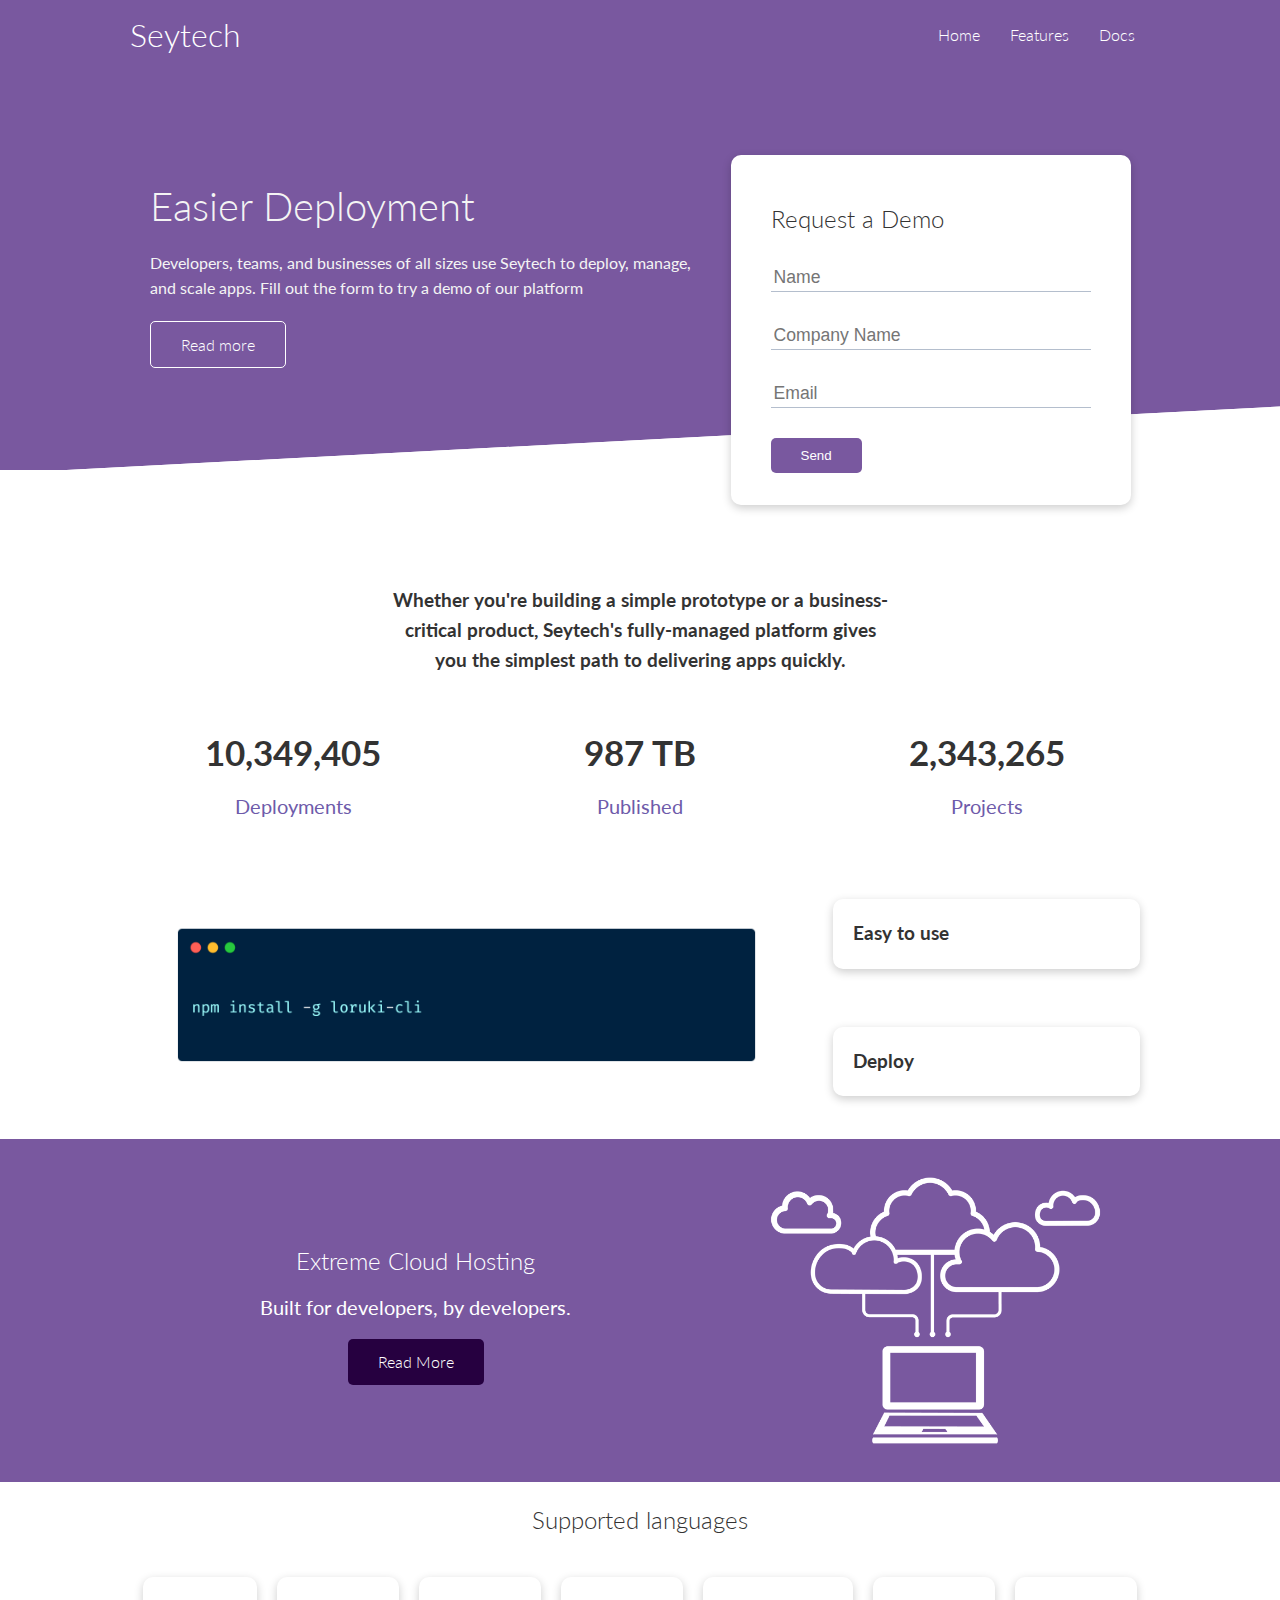
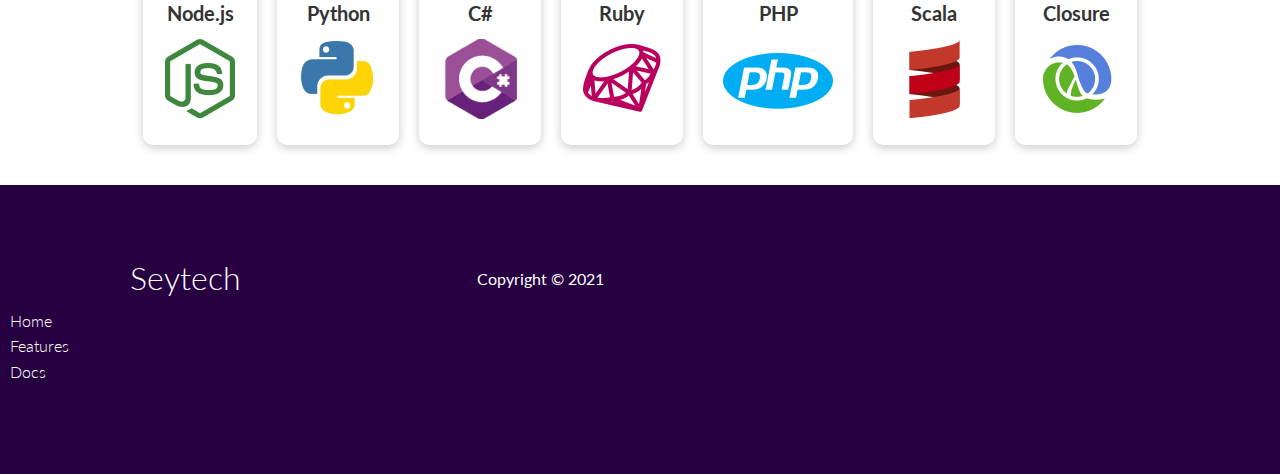
<file: index.html>
<!DOCTYPE html>
<html lang="en">
<head>
    <meta charset="UTF-8">
    <meta http-equiv="X-UA-Compatible" content="IE=edge">
    <meta name="viewport" content="width=device-width, initial-scale=1.0">
    <title>Deploy</title>
    <link rel="stylesheet" href="style.css">
    <link rel="stylesheet" href="https://cdnjs.cloudflare.com/ajax/libs/font-awesome/6.0.0-beta2/css/all.min.css" integrity="sha512-YWzhKL2whUzgiheMoBFwW8CKV4qpHQAEuvilg9FAn5VJUDwKZZxkJNuGM4XkWuk94WCrrwslk8yWNGmY1EduTA==" crossorigin="anonymous" referrerpolicy="no-referrer" />
    <link rel="stylesheet" href="utilities.css">
    <link rel="stylesheet" href="features.css">
</head>
<body>
    <!-- Navbar -->
    <div class="navbar">
        <div class="container flex">
            <h1 class="logo">Seytech</h1>
            <nav>
                <ul>
                    <a href="#"><li>Home</li></a>
                    <a href="features.html"><li>Features</li></a>
                    <a href="docs.html"><li>Docs</li></a>
                    
                    
                    
                </ul>
            </nav>
        </div>
    </div>
    <section class="showcase">
        <div class="container grid">
            <div class="showcase-text">
                <h1>Easier Deployment</h1>
                <p>Developers, teams, and businesses of all sizes use Seytech to deploy, manage, and scale apps. Fill out the form to try a demo of our platform</p>
                <a href="features.html" class="btn btn-outline">Read more</a>
            </div>
            <div class="showcase-form card">
                <h2>Request a Demo</h2>
                <form>
                    <div class="form-control">
                        <input type="text" name="name" placeholder="Name" required>

                    </div>
                    <div class="form-control">
                        <input type="text" name="company" placeholder="Company Name" required>
                        
                    </div>
                    <div class="form-control">

                    <input type="email" name="email" placeholder="Email" required>
                        
                    </div>
                    <input type="submit" value="Send" class="btn btn-primary">
                    
                    
                   
                    

                </form>
                

            </div>
        </div>
    </section>
    <section class="stats ">
        <div class="container">
            <h3 class="stats-heading text-center my-1">
                Whether you're building a simple prototype or a business-critical product, Seytech's fully-managed platform gives you the simplest path to delivering apps quickly.
            </h3>
            <div class="grid grid-3 text-center my-4">
                <div>
                    <i class="fas fa-server fa-3x"></i>
                    <h3>10,349,405</h3>
                    <p class="text-secondary">Deployments</p>
                </div>
                <div>
                    <i class="fas fa-upload fa-3x"></i>
                    <h3>987 TB</h3>
                    <p class="text-secondary">Published</p>
                </div>
                <div>
                    <i class="fas fa-project-diagram fa-3x"></i>
                    <h3>2,343,265</h3>
                    <p class="text-secondary">Projects</p>
                </div>
            </div>
        </div>
    </section>
    <!-- CLI -->
    <section class="cli">
        <div class="container grid">
            <div>
                <img src="./images/cli.png" alt="">
            </div>

            <div class="card">
                <h3>
                    Easy to use
                </h3>
            </div>
                    
            <div class="card">
                <h3>
                    Deploy
                </h3>
            </div>

        </div>

    </section>
    <section class="cloud bg-primary my-2 py-2">
        <div class="container grid">
            <div class="text-center">
                <h2 class="large"> Extreme Cloud Hosting
                </h2>
                <p class="lead my-1"> Built for developers, by developers.
                </p>
                <a href="features.html" class="btn btn-dark">Read More</a>
            </div>
            <img src="./images/cloud.png" alt="ss">
        </div>
    </section>
    <!-- languages -->
    <section class="languages">
        <h2 class="h2 text-center my-2">
            Supported languages
        </h2>
        
        <div class="container flex">
            <div class="card">
                <h4>Node.js</h4>
                <img src="./images/logos/node.png" alt="">
            </div>
            <div class="card">
                <h4>Python</h4>
                <img src="./images/logos/python.png" alt="">
            </div>
            <div class="card">
                <h4>C#</h4>
                <img src="./images/logos/csharp.png" alt="">
            </div>
            <div class="card">
                <h4>Ruby</h4>
                <img src="./images/logos/ruby.png" alt="">
            </div>
            <div class="card">
                <h4>PHP</h4>
                <img src="./images/logos/php.png" alt="">
            </div>
            <div class="card">
                <h4>Scala</h4>
                <img src="./images/logos/scala.png" alt="">
            </div>
            <div class="card">
                <h4>Closure</h4>
                <img src="./images/logos/clojure.png" alt="">
            </div>
            
        </div>
        

    </section>
    <!-- footer -->
    <footer class="footer bg-dark py-5">
        <div class="container grid grid-3">
            <h1>Seytech</h1>
            <p>Copyright &copy; 2021</p>

        </div>
        <nav>
            <ul>
                <li><a href="#">Home</a></li>
                <li><a href="features.html">Features</a></li>
                <li><a href="docs.html">Docs</a></li>
            </ul>
        </nav>
        <div class="social">
            <a href=""><i class="fab fa-github fa-2x"></i></a>
            <a href=""><i class="fab fa-facebook fa-2x"></i></a>
            <a href=""><i class="fab fa-instagram fa-2x"></i></a>
            <a href=""><i class="fab fa-twitter fa-2x"></i></a>
        </div>

    </footer>
    
</body>
</html>
</file>
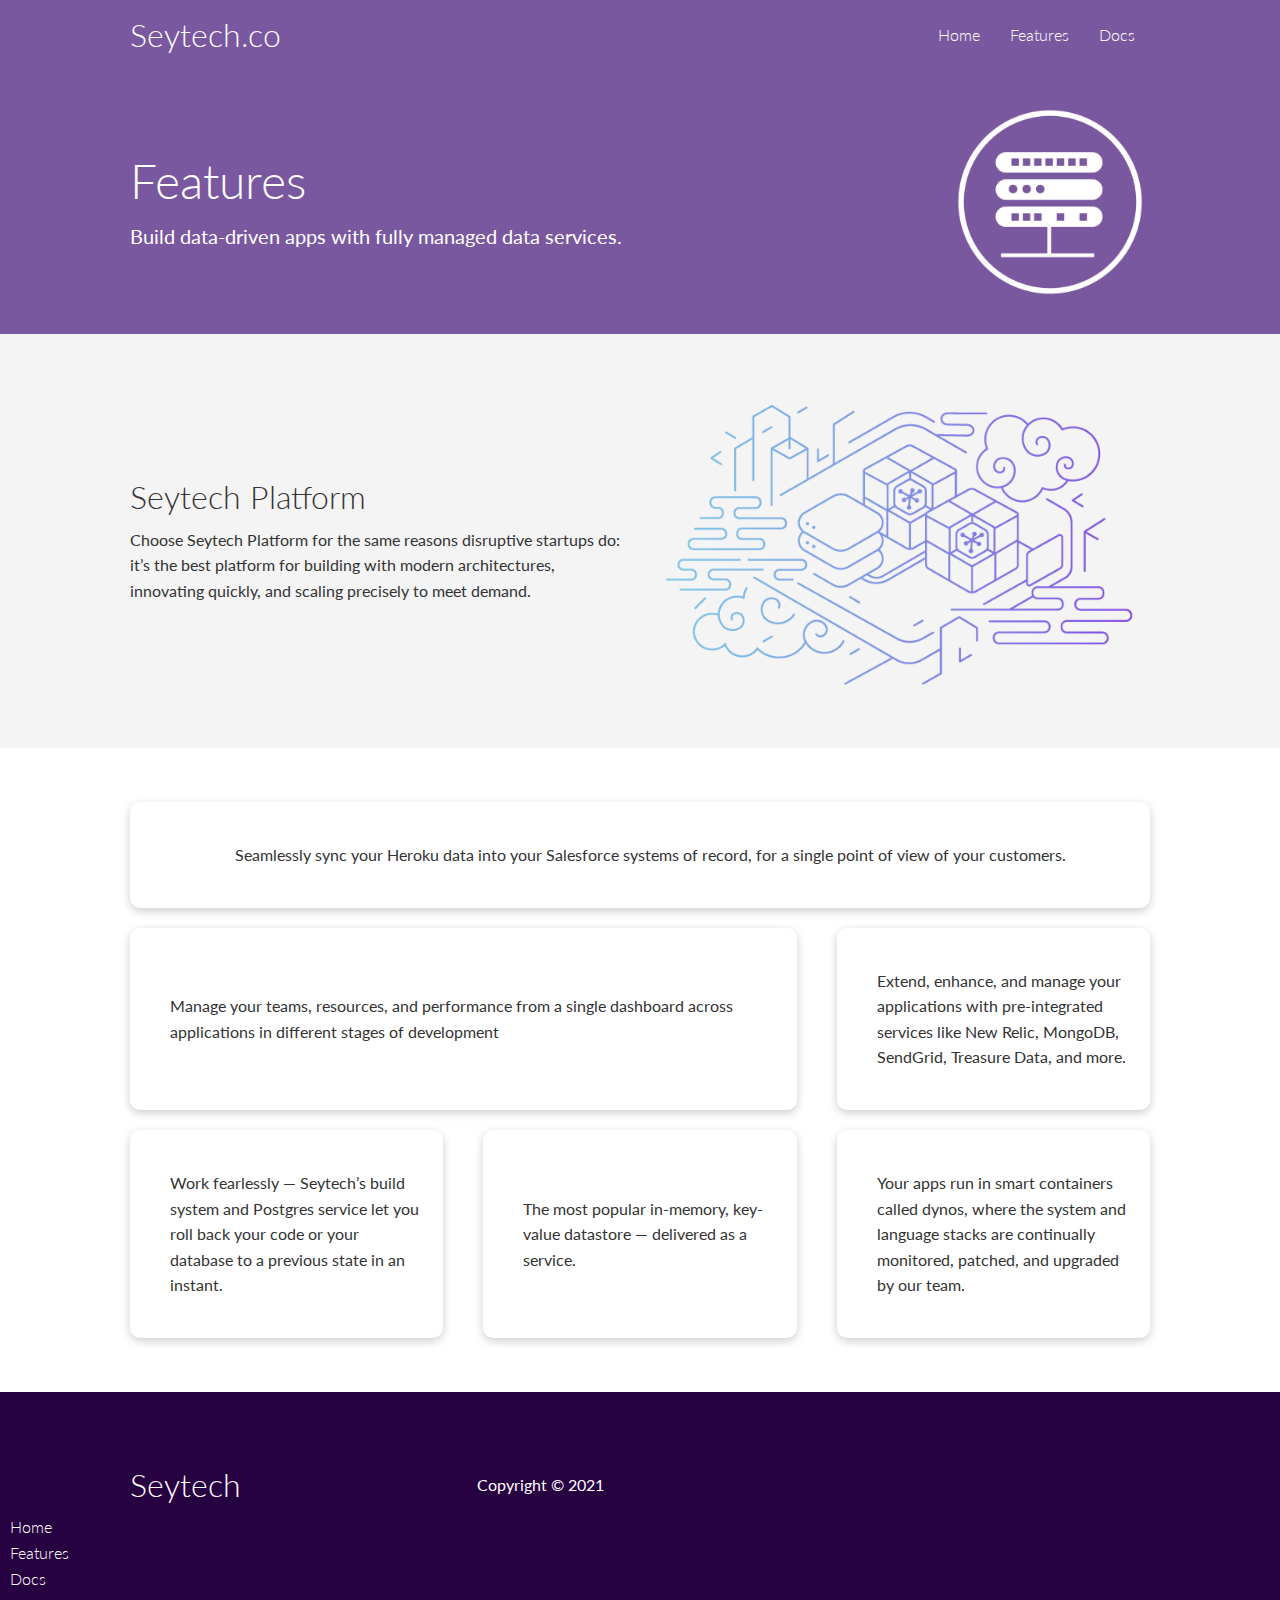
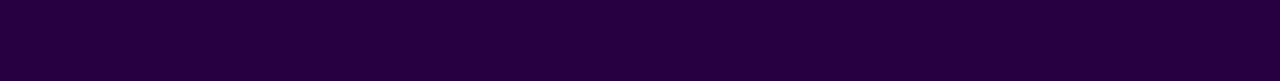
<file: features.html>
<!DOCTYPE html>
<html lang="en">
<head>
    <meta charset="UTF-8">
    <meta http-equiv="X-UA-Compatible" content="IE=edge">
    <meta name="viewport" content="width=device-width, initial-scale=1.0">
    <title>Deploy</title>
    <link rel="stylesheet" href="style.css">
    <link rel="stylesheet" href="https://cdnjs.cloudflare.com/ajax/libs/font-awesome/6.0.0-beta2/css/all.min.css" integrity="sha512-YWzhKL2whUzgiheMoBFwW8CKV4qpHQAEuvilg9FAn5VJUDwKZZxkJNuGM4XkWuk94WCrrwslk8yWNGmY1EduTA==" crossorigin="anonymous" referrerpolicy="no-referrer" />
    <link rel="stylesheet" href="utilities.css">
    <link rel="stylesheet" href="features.css">
</head>
<body>
    <!-- Navbar -->
    <div class="navbar">
        <div class="container flex">
            <h1 class="logo">Seytech.co</h1>
            <nav>
                <ul>
                    <a href="#"><li>Home</li></a>
                    <a href="features.html" target="_blank"><li>Features</li></a>
                    <a href="docs.html"><li>Docs</li></a>
                    
                    
                    
                </ul>
            </nav>
        </div>
    </div>
    <!-- head -->
    <section class="features-head bg-primary py-3">
        <div class="container grid">
            <div>
                <h1 class="lg">Features</h1>
                <p class="lead">Build data-driven apps with fully managed data services.</p>
            </div>
            
            <img id="image-feat" src="./images/server.png" alt="">

        </div>

    </section>
    <section class="server-part bg-light py-3">
        <div class="container grid">
            <div>
                <h1 class="md">Seytech Platform</h1>
                <p class="sm">Choose Seytech Platform for the same reasons disruptive startups do: it’s the best platform for building with modern architectures, innovating quickly, and scaling precisely to meet demand.</p>
            </div>
            
            <img id="image-feat" src="./images/server3.png" alt="">

        </div>

   <!--  </section>
    <section class="data-container bg-light py-3">
        <div class="data-card">
            <i class="fas fa-server fa-3x"></i>
            <p>Seamlessly sync your Heroku data into your Salesforce systems of record, for a single point of view of your customers.</p>
        </div>
        <div class="data-card">
            <i class="fas fa-server fa-3x"></i>
            <p>Manage your teams, resources, and performance from a single dashboard across applications in different stages of development.</p>
        </div>
        <div class="data-card">
            <i class="fas fa-laptop-code fa-3x"></i>
            <p>Extend, enhance, and manage your applications with pre-integrated services like New Relic, MongoDB, SendGrid, Treasure Data, and more.</p>
        </div>
        <div class="data-card">
            <i class="fas fa-database fa-3x"></i>
            <p>Work fearlessly — Seytech’s build system and Postgres service let you roll back your code or your database to a previous state in an instant.</p>
        </div>
        <div class="data-card">
            <i class="fas fa-power-off fa-3x"></i>
            <p>The most popular in-memory, key-value datastore — delivered as a service.</p>
        </div>
        <div class="data-card">
            <i class="fas fa-upload fa-3x"></i>
            <p>Your apps run in smart containers called dynos, where the system and language stacks are continually monitored, patched, and upgraded by our team.</p>
        </div> -->
        <!-- Features Main -->
    </section>

    <section class="features-main my-2">
        <div class="container grid grid-3">
        <div class="card flex">
            <i class="fas fa-server fa-3x"></i>
            <p>
                Seamlessly sync your Heroku data into your Salesforce systems of record, for a single point of view of your customers.
            </p>
        </div>
        <div class="card flex">
            <i class="fas fa-server fa-3x"></i>
            <p>
                Manage your teams, resources, and performance from a single dashboard across applications in different stages of development
            </p>
        </div>
        <div class="card flex">
            <i class="fas fa-server fa-3x"></i>
            <p>
                Extend, enhance, and manage your applications with pre-integrated services like New Relic, MongoDB, SendGrid, Treasure Data, and more.
            </p>
        </div><div class="card flex">
            <i class="fas fa-server fa-3x"></i>
            <p>
                Work fearlessly — Seytech’s build system and Postgres service let you roll back your code or your database to a previous state in an instant.
            </p>
        </div>
        <div class="card flex">
            <i class="fas fa-server fa-3x"></i>
            <p>
                The most popular in-memory, key-value datastore — delivered as a service.
            </p>
        </div>
        <div class="card flex">
            <i class="fas fa-server fa-3x"></i>
            <p>
                Your apps run in smart containers called dynos, where the system and language stacks are continually monitored, patched, and upgraded by our team.
            </p>
        </div>
               </div>

    </section>

 
    <!-- footer -->
    <footer class="footer bg-dark py-5">
        <div class="container grid grid-3">
            <h1>Seytech</h1>
            <p>Copyright &copy; 2021</p>

        </div>
        <nav>
            <ul>
                <li><a href="#">Home</a></li>
                <li><a href="features.html">Features</a></li>
                <li><a href="docs.html">Docs</a></li>
            </ul>
        </nav>
        <div class="social">
            <a href=""><i class="fab fa-github fa-2x"></i></a>
            <a href=""><i class="fab fa-facebook fa-2x"></i></a>
            <a href=""><i class="fab fa-instagram fa-2x"></i></a>
            <a href=""><i class="fab fa-twitter fa-2x"></i></a>
        </div>

    </footer>
    
</body>
</html>
</file>
<file: style.css>
@import url('https://fonts.googleapis.com/css2?family=Lato:wght@300&display=swap');
:root{
    --primary-color:#79589f;
    --secondary-color:#6e5baa;
    --dark-color:#260040;
    --light-color:#f4f4f4;
    --shadow: 0px 3px 10px rgba(0, 0, 0, 0.2);
    --text-color: #333;
}
/* Global settings */
*{
    box-sizing: border-box;
    padding: 0;
    margin: 0;
}
body{
    font-family: 'Lato', sans-serif;
    color: #333;
    line-height: 1.6;
}
ul {
    list-style: none;
}
a{
    text-decoration: none;
    font-weight: 300;

}
h1, h2{
    margin:10px 0 ;
    font-weight: 300;
    line-height: 1.2;

}
p{
    margin:10px 0 ;
}
img{
    width: 100%;
}
/* into website */
.container {
    max-width: 1100px;
    margin: 0 auto;
    padding: 0 40px;
    overflow: auto;
}
/* .container{
    max-width: 1100px;
    display: flex;
    flex-direction: row;
    justify-content: space-around;
    margin: 0 auto;
    padding:0 40px;
    overflow: auto;
} */
.flex{
    display: flex;
    justify-content: center;
    align-items: center;
    height: 100%;
}
/* .container {
    list-style: none;
   
    display: flex;
    flex-direction: row;
    justify-content: space-around;
    width: 100%;


} */
li{
    list-style: none;
}
.navbar .flex{
    justify-content: space-between;
}
.navbar{
    background: var(--primary-color);
    color: #fff;
    height: 70px;
}
.navbar ul{
    display: flex;
}
.navbar a{
    color: #fff;
    padding: 10x;
    margin: 0 5px;
}
.navbar a:hover{
    border-bottom: 2px #fff solid;
}
/* showcase */
.grid{
    display: grid;
    grid-template-columns: 1fr 1fr;
    grid-gap: 20px;
    justify-content: center;
    align-items: center;
    height: 100%;
}
.showcase-text{
    padding: 10px;
    color: var(--light-color);
    animation: slideInFromLeft 1s ease-in;
}
.btn{
    display: inline-block;
    border: none;
    padding: 10px 20px;
    border-radius: 5px;
    cursor: pointer;
    background: var(--primary-color);
    color: #fff;
    
}
.showcase{
    background: var(--primary-color);
    height: 400px;
    color: #fff;
    position: relative;
}
.showcase .grid{
    overflow: visible;
    grid-template-columns: 55% auto;
}
.showcase h1{
    font-size: 40px;
}
.showcase p{
    margin: 20px 0;
}
.card{
    background: #fff;
    box-shadow: var(--shadow);
    border-radius: 10px;
    color:var(--text-color) ;
    padding: 20px;
    margin: 10px;
    z-index: 10;
}
.showcase-form{
    position: relative;
    top: 60px;
    height: 350px;
    width: 400px;
    padding: 40px;
    justify-self: flex-end;
    animation: slideInFromRight 1s ease-in;
}
.showcase .form-control{
    margin: 30px 0;
}
input[type='text'], 
input[type='email']{
    border:none;
    border-bottom: 1px solid #b4becd;
    width: 100%;
    padding: 3px;
    font-size: 1.1rem;
}
input:focus {
    outline: none;
}
.btn-outline {
    border: 1px solid white;
}
/* button animation */
.btn:hover {
    transform: scale(0.95);
}
/* upgoing line */
.showcase::before,
.showcase::after {
    content: '';
    position: absolute;
    right: 0;
    left: 0;
    bottom: -70px;
    background-color: #fff;
    height: 100px;
    transform: skewY(-3deg);
}
/* stats */
.stats{
    padding-top: 100px;
}
.grid-3 {
    grid-template-columns: repeat(3,1fr);
}
.stats-heading {
    max-width: 500px;
    margin: auto;
}
.text-center {
    text-align: center;
}
.stats .grid h3 {
    font-size: 35px;
}
.stats .grid p {
    font-size: 20px;
}
.stats i {
    margin-top: 15px;
}
.cli .grid{
    grid-template-rows: 1fr 1fr;
    grid-template-columns: repeat(3, 1fr);
    /* width: 100%;
    height: 200px; */
}

/* .card-1 {
    grid-area: 1 ;
} */

.cli .grid > *:first-child {
    grid-column: 1/3;
    grid-row: 1/3;
}
.cloud .grid {
    grid-template-columns: 4fr 3fr;

}
.languages .flex {
    flex-wrap: wrap;
}
.languages .card {
    text-align: center;
    margin: 18px 10px 40px;
    transition: transform 0.2 ease-in;
}
.languages .card :hover {
    transform: translateY(-15px);
}
.languages .card  h4 {
    font-size: 20px;
    margin-bottom: 10px;
}
/* Footer */
.footer a{
    color: #fff;
}
.footer a{
    margin: 0 10px;
}
/* animation */

@keyframes slideInFromLeft {
    0% {
        transform: translateX(-100%);
    }
    100% {
        transform: translateX(0);

    }
}
@keyframes slideInFromRight{
    0% {
        transform: translateX(100%);
    }
    100% {
        transform: translateX(0);

    }
}


@media (max-width:768px){
    body{
        background-color: white;
    }
    .grid,
    .showcase .grid,
    .stats .grid,
    .cli .grid,
    .cloud .grid {
        grid-template-columns: 1fr;
        grid-template-rows: 1fr;
    }
    .showcase {
        height: auto;
    }
    .showcase-text {
        text-align: center;
        margin-top: 40px;
    }
    .showcase-form {
        margin: auto;
        justify-self: center;
    }
    .cli .grid > *:first-child {
        grid-column: 1;
        grid-row: 1;
    }
}
@media (max-width:500px){
    .navbar {
        height: 110px;
    }
    .navbar .flex {
        flex-direction: column;
    }
    .navbar ul {
        padding: 10px;
        background-color: rgba(0, 0, 0, 0.2);
    }
    .showcase-form {
        width: 300px;
    }
}
</file>
<file: utilities.css>
/* Margin */
.my-1 {
    margin: 1rem auto;
}
.my-2 {
    margin: 1.5rem 0;
}
.my-3 {
    margin: 2rem 0;
}
.my-4 {
    margin: 3rem 0;
}
.my-5 {
    margin: 4rem 0;
}
.m-1 {
    margin: 1rem;
}

.m-2 {
  margin: 1.5rem;
}

.m-3 {
  margin: 2rem;
}

.m-4 {
  margin: 3rem;
}

.m-5 {
  margin: 4rem;
}

/* Padding */
.py-1 {
    padding: 1rem 0;
}

.py-2 {
  padding: 1.5rem 0;
}

.py-3 {
  padding: 2rem 0;
}

.py-4 {
  padding: 3rem 0;
}

.py-5 {
  padding: 4rem 0;
}

.p-1 {
  padding: 1rem;
}

.p-2 {
  padding: 1.5rem;
}
  
.p-3 {
  padding: 2rem;
}

.p-4 {
  padding: 3rem;
}

.p-5 {
  padding: 4rem;
}
/* backgrounds and colored button */
.bg-primary, .btn-primary {
    background-color: var(--primary-color);
    color: #fff;
}
.bg-secondary, .btn-secondary {
    background-color: var(--secondary-color);
    color: #fff;
}
.bg-dark, .btn-dark {
    background-color: var(--dark-color);
    color: #fff;
}
.bg-light, .btn-light {
    background-color: var(--light-color);
    color: #333;
}
/* text colors */
.text-primary {
    color: var(--primary-color);
}
.text-secondary {
    color: var(--secondary-color);
}

.text-dark {
    color: var(--dark-color);
}

.text-light {
    color: var(--light-color);
}
/* text-sizes */
.lead {
    font-size: 20px;
}
.sm {
    font-size: 1rem;
}
.md {
    font-size: 2rem;
}

.lg {
    font-size: 3rem;
}
</file>
<file: features.css>
@import url('https://fonts.googleapis.com/css2?family=Lato:wght@300&display=swap');

:root {
    --primary-color: #79589F;
    --secondary-color: #6e5baa;
    --dark-color: #260040;
    --light-color: #f4f4f4;
    --shadow: 0 3px 10px rgba(0, 0, 0, 0.2);
    --text-color: #333;

}

/* global setting */
* {
    box-sizing: border-box;
    padding: 0;
    margin: 0;
}

body {
    font-family: 'Lato', sans-serif;
    color: #333;
    line-height: 1.6;
}

ul {
    list-style-type: none;
}

a {
    text-decoration: none;
    color: var(--text-color);
}

h1, h2 {
    margin: 10px 0;
    font-weight: 300;
    line-height: 1.2;
}

p {
    margin: 10px 0;
}

img {
    width: 100%;
}

.container {
    max-width: 1100px;
    margin: 0 auto;
    padding: 0 40px;
    overflow: auto;
}

.flex {
    display: flex;
    justify-content: center;
    align-items: center;
    height: 100%;
}

.navbar .flex {
    justify-content: space-between;
}

.navbar {
    background-color: var(--primary-color);
    color: #fff;
    height: 70px;
}
.navbar ul {
    display: flex;
}

.navbar a {
    color: #fff;
    padding: 10px;
    margin: 0 5px;
}

.navbar a:hover {
    border-bottom: 2px #fff solid;
}

/* Showcase */
.showcase {
    height: 400px;
    background-color: var(--primary-color);
    color: #fff;
    position: relative;
}

.grid {
    display: grid;
    grid-template-columns: repeat(2, 1fr);
    gap: 20px;
    justify-content: center;
    align-items: center;
    height: 100%;
}

.showcase .grid {
   overflow: visible;
   grid-template-columns: 55% auto; 
}

.showcase h1 {
    font-size: 40px;
}

.showcase p {
    margin: 20px 0;
}

.card {
    background-color: #fff;
    box-shadow: var(--shadow);
    border-radius: 10px;
    color: var(--text-color);
    padding: 20px;
    margin: 10px;
    z-index: 10;
}
.showcase-text {
    animation:  slideInFromLeft 1s ease-in;
}

.showcase-form {
    position: relative;
    top: 60px;
    height: 350px;
    width: 400px;
    padding: 40px;
    justify-self: flex-end;
    animation:  slideInFromRight 1s ease-in;
}

.showcase .form-control {
    margin: 30px 0;
}

input[type='text'], 
input[type='email'] {
    border: none;
    border-bottom: 1px solid  #b4becd;
    width: 100%;
    padding: 3px;
    font-size: 1.1rem; /* em will inherit size from parent, rem will inherit from HTML (16px) */
} 

input:focus {
    outline: none;
}

.btn {
    display: inline-block;
    padding: 10px 30px;
    cursor: pointer;
    background-color: var(--primary-color);
    color: #fff;
    border: none;
    border-radius: 5px;
}

.btn-outline {
    border: 1px solid #fff;
}

.btn:hover {
    transform: scale(0.95);
}

.showcase::before,
.showcase::after {
    content: '';
    position: absolute;
    right: 0;
    left: 0;
    bottom: -70px;
    background-color: #fff;
    height: 100px;
    transform: skewY(-3deg);
}

/* stats */
.stats {
    padding-top: 100px;
    animation:  slideInFromBottom 1s ease-in;
}

.grid-3 {
    grid-template-columns: repeat(3, 1fr);
}

.stats-heading {
    max-width: 500px;
    margin:auto
}
.text-center {
    text-align: center;
}

.stats .grid h3 {
    font-size: 35px;
}

.stats .grid p {
    font-size: 20px;
}

.stats i {
    margin-top: 15px;
}

/* CLI */
.cli .grid {
    grid-template-columns: repeat(3, 1fr);
    grid-template-rows: repeat(2, 1fr);
}

.cli .grid > *:first-child {
    grid-column: 1 / span 2; /* column start / column end */
    grid-row: 1 / 3;
}

/* Cloud */
.cloud .grid {
    grid-template-columns: 4fr 3fr; 
}

.languages .flex {
    flex-wrap: wrap;
}

.languages .card {
    text-align: center;
    margin: 18px 10px 40px; /* top, right&left, bottom */
    transition: transform 0.2s ease-in;
}

.languages .card:hover {
    transform: translateY(-15px);
}

.languages .card h4 {
    font-size: 20px;
    margin-bottom: 10px;
}

/* Features */

.features-head img {
    width: 200px;
    justify-self: flex-end; 
    /* flex-end places item all the way on the right side */
    /* flex-start places item all the way on the left side */
}

.features-sub-head img {
    width: 300px;
    justify-self: flex-end; 
}
/* justify-content  works on whole content
    justify-self works only on one item */

.features-main .grid  {
    padding: 30px;
}

.features-main .grid  > *:first-child {
    grid-column: 1 / 4; 
               /*start column / end column  */
}
.features-main .grid  > *:nth-child(2) {
    grid-column: 1 / 3;
}
 .features-main .card > i {
     margin-right: 20px;
 }

/* Footer */
.footer a {
    color: #fff;
}

.social a {
    margin: 0 10px;
}

/* Animations */
@keyframes slideInFromLeft {
    0% {
        transform: translateX(-100%);
    }
    100% {
        transform: translateX(0);
    }
}
@keyframes slideInFromRight {
    0% {
        transform: translateX(100%);
    }
    100% {
        transform: translateX(0);
    }
}
@keyframes slideInFromBottom {
    0% {
        transform: translateY(100%);
    }
    100% {
        transform: translateX(0);
    }
}

@media (max-width: 768px) {
    .grid, 
    .showcase .grid,
    .stats .grid, 
    .cli .grid, 
    .cloud .grid, 
    .features-main .grid {
        grid-template-columns: 1fr;
        grid-template-rows: 1fr;
    } 
    .showcase {
        height: auto;
    }

    .showcase-text {
        text-align: center;
        margin-top: 40px;
    }

    .showcase-form {
        margin: auto;
        justify-self: center;
    }

    .cli .grid > *:first-child {
        grid-column: 1; 
        grid-row: 1;
    }

    .features-head, .features-sub-head {
        text-align: center;
    }

    .features-head img, 
    .features-sub-head img{
        justify-self: center;
    }

    .features-main .grid  > *:first-child, 
    .features-main .grid  > *:nth-child(2) {
        grid-column: 1;
        grid-row: 1;
    }
     

}

@media (max-width:500px) {
    .navbar {
        height: 110px;
    }

    .navbar .flex {
        flex-direction: column;
    }

    .navbar ul {
        padding: 10px;
        background-color: rgba(0, 0, 0, 0.2);
    }

    .showcase-form {
        width: 300px;
    }
}
/* Margin */
.my-1 { /* margin on Y-axis - top and bottom */
    margin: 1rem auto;
}
.my-2 {
    margin: 1.5rem 0;
}
.my-3 {
    margin: 2rem 0;
}
.my-4 {
    margin: 3rem 0;
}
.my-5 {
    margin: 4rem 0;
}
.m-1 {
    margin: 1rem;
}

.m-2 {
  margin: 1.5rem;
}

.m-3 {
  margin: 2rem;
}

.m-4 {
  margin: 3rem;
}

.m-5 {
  margin: 4rem;
}

/* Padding */
.py-1 {
    padding: 1rem 0;
}

.py-2 {
  padding: 1.5rem 0;
}

.py-3 {
  padding: 2rem 0;
}

.py-4 {
  padding: 3rem 0;
}

.py-5 {
  padding: 4rem 0;
}

.p-1 {
  padding: 1rem;
}

.p-2 {
  padding: 1.5rem;
}
  
.p-3 {
  padding: 2rem;
}

.p-4 {
  padding: 3rem;
}

.p-5 {
  padding: 4rem;
}

/* Backgrounds & colored button */
.bg-primary, .btn-primary {
  background-color: var(--primary-color);
  color: #fff;
}
.bg-secondary, .btn-secondary {
  background-color: var(--secondary-color);
  color: #fff;
}

.bg-dark, .btn-dark {
  background-color: var(--dark-color);
  color: #fff;
}
.bg-light, .btn-light {
  background-color: var(--light-color);
  color: #333;
}

/* Text colors */
.text-primary {
  color: var(--primary-color);
}
.text-secondary {
  color: var(--secondary-color);
}
.text-dark {
  color: var(--dark-color);
}
.text-light {
  color: var(--light-color);
}

/* text sizes */
.lead {
  font-size: 20px;
}

.sm {
  font-size: 1rem;
}
.md {
  font-size: 2rem;
}
.lg {
  font-size: 3rem;
}
</file>
